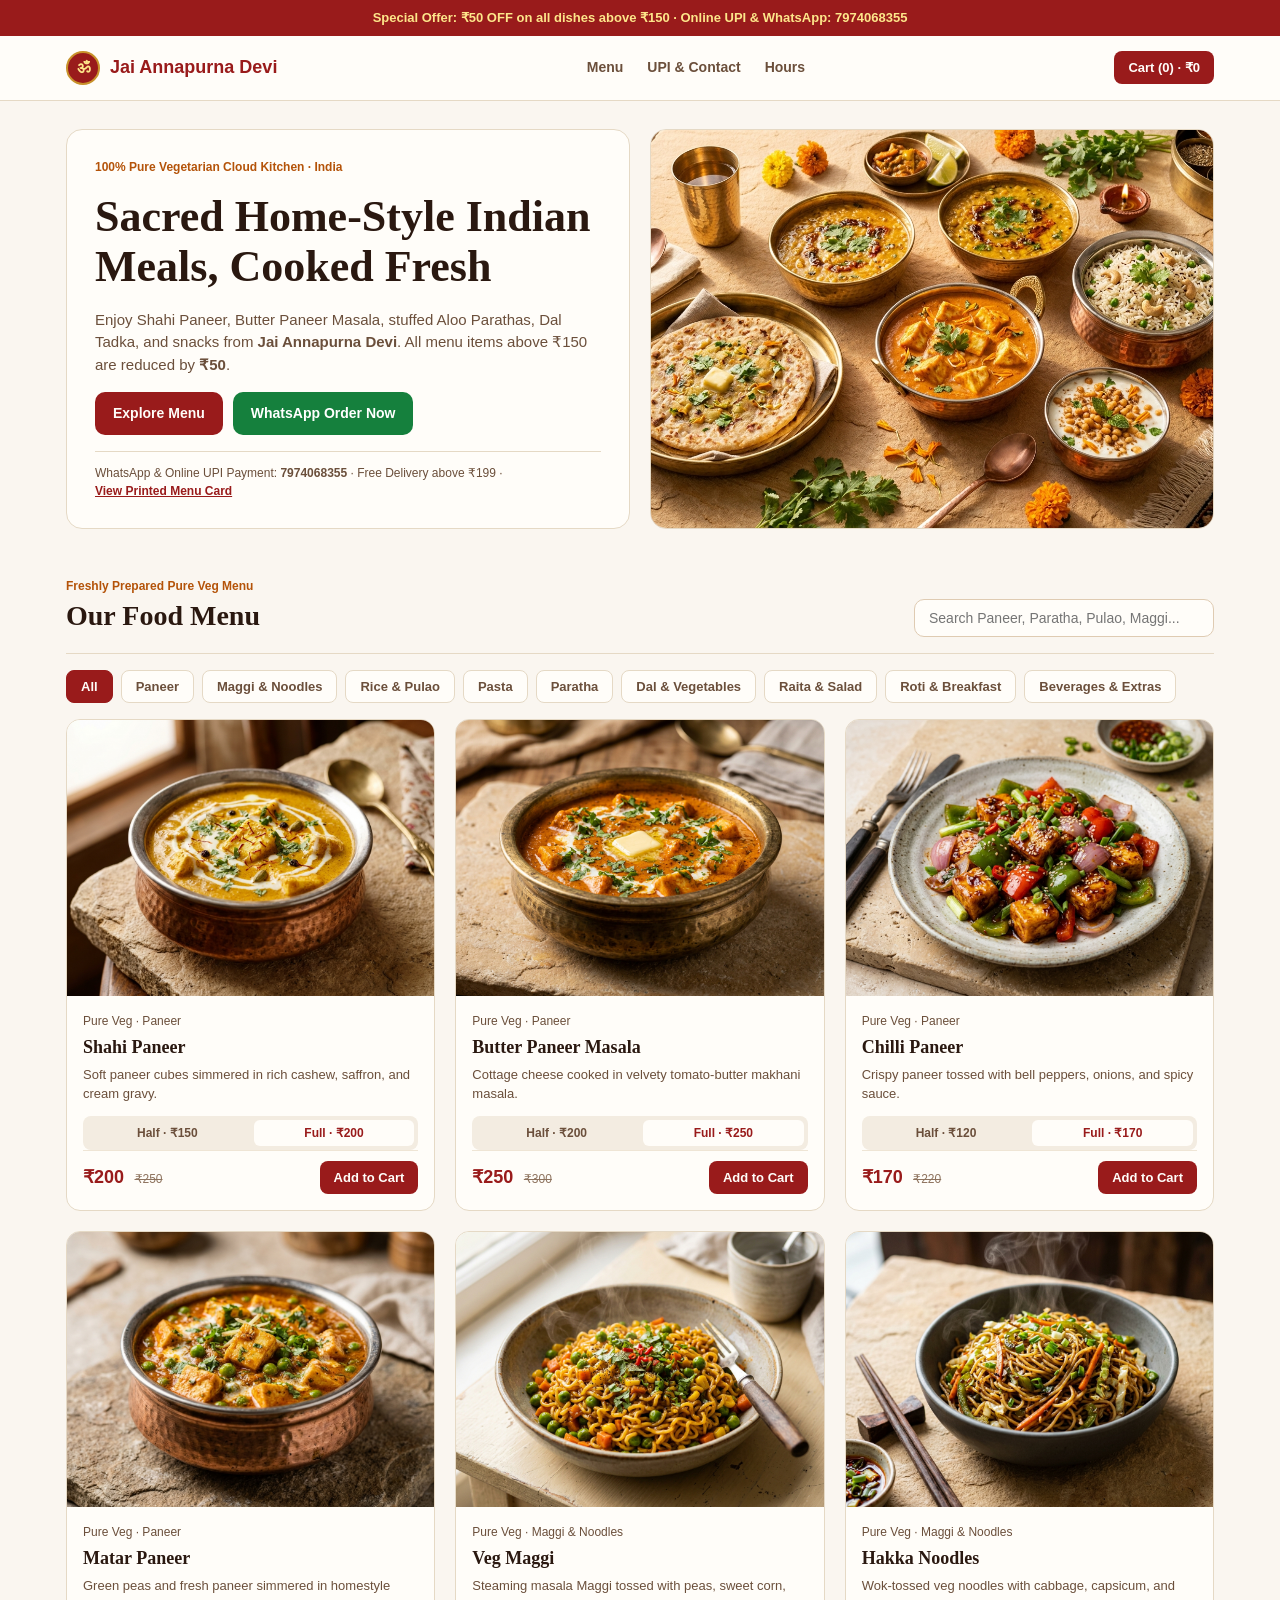
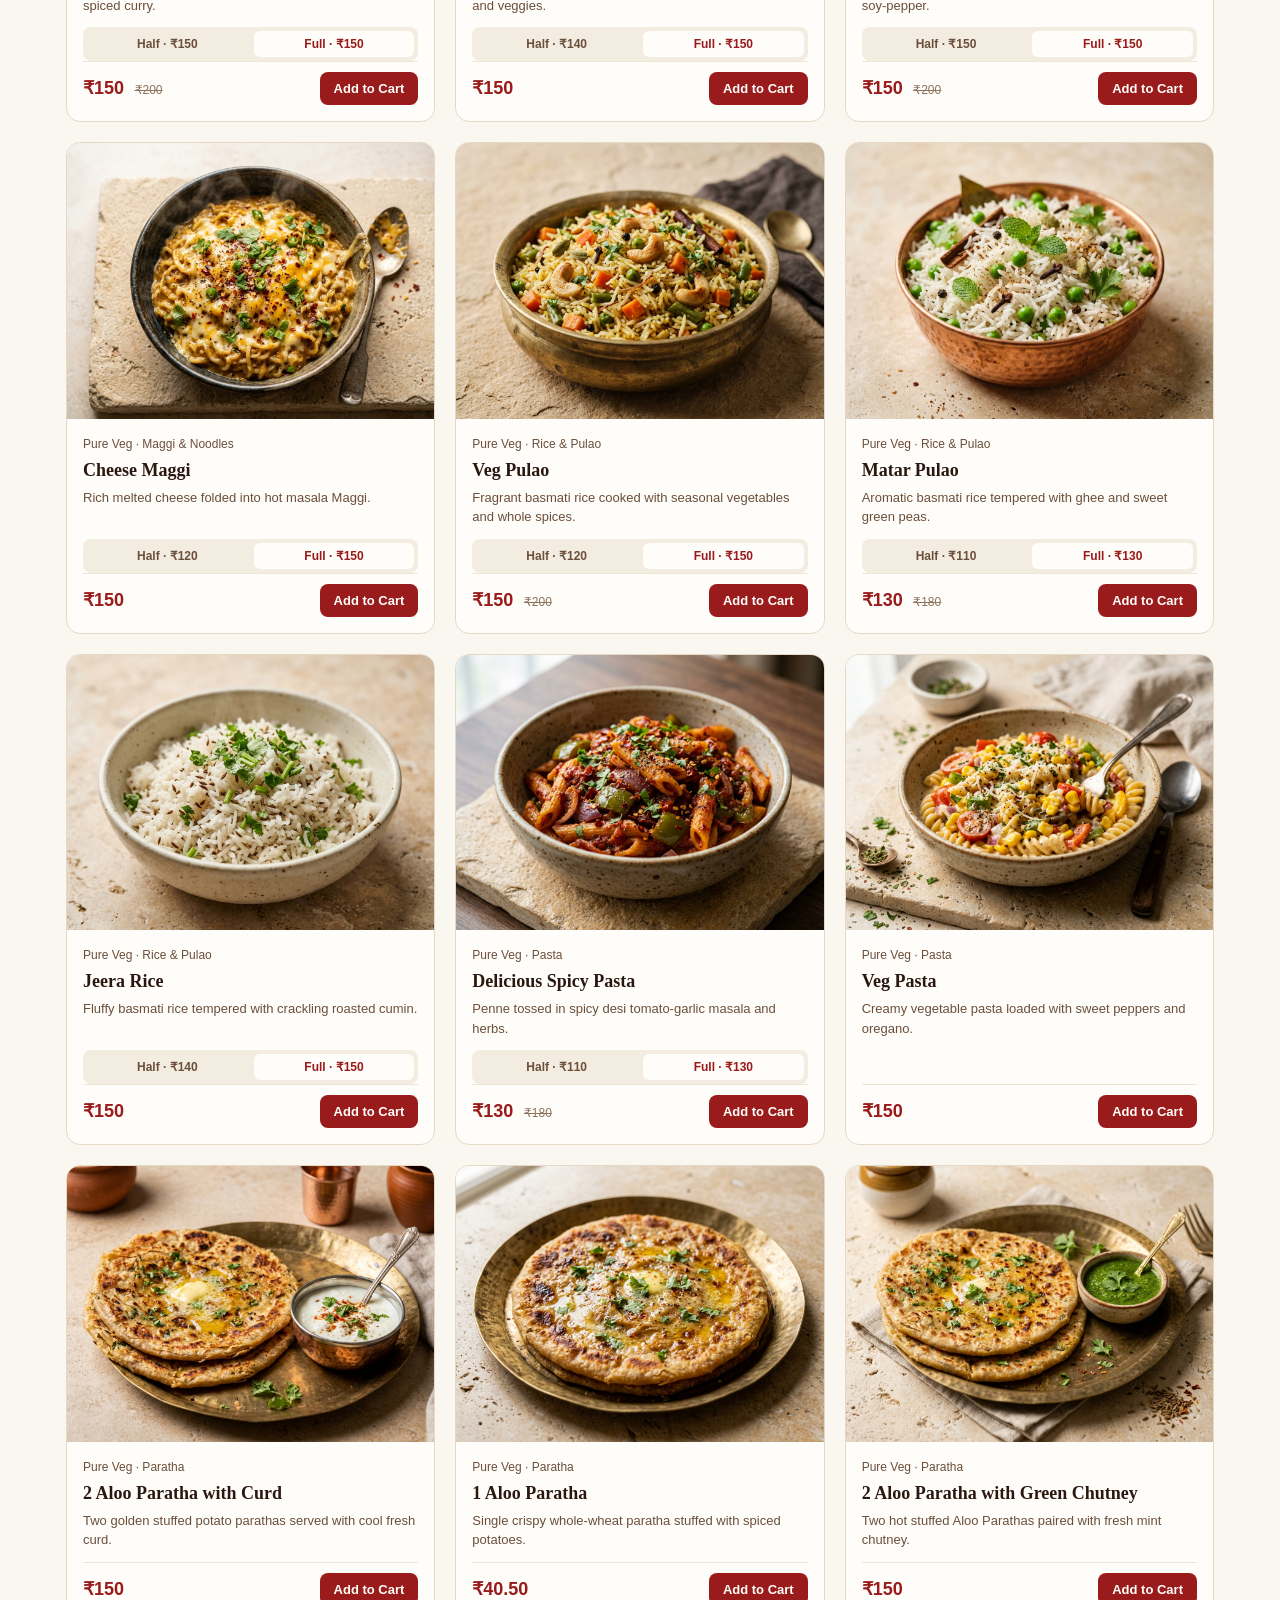
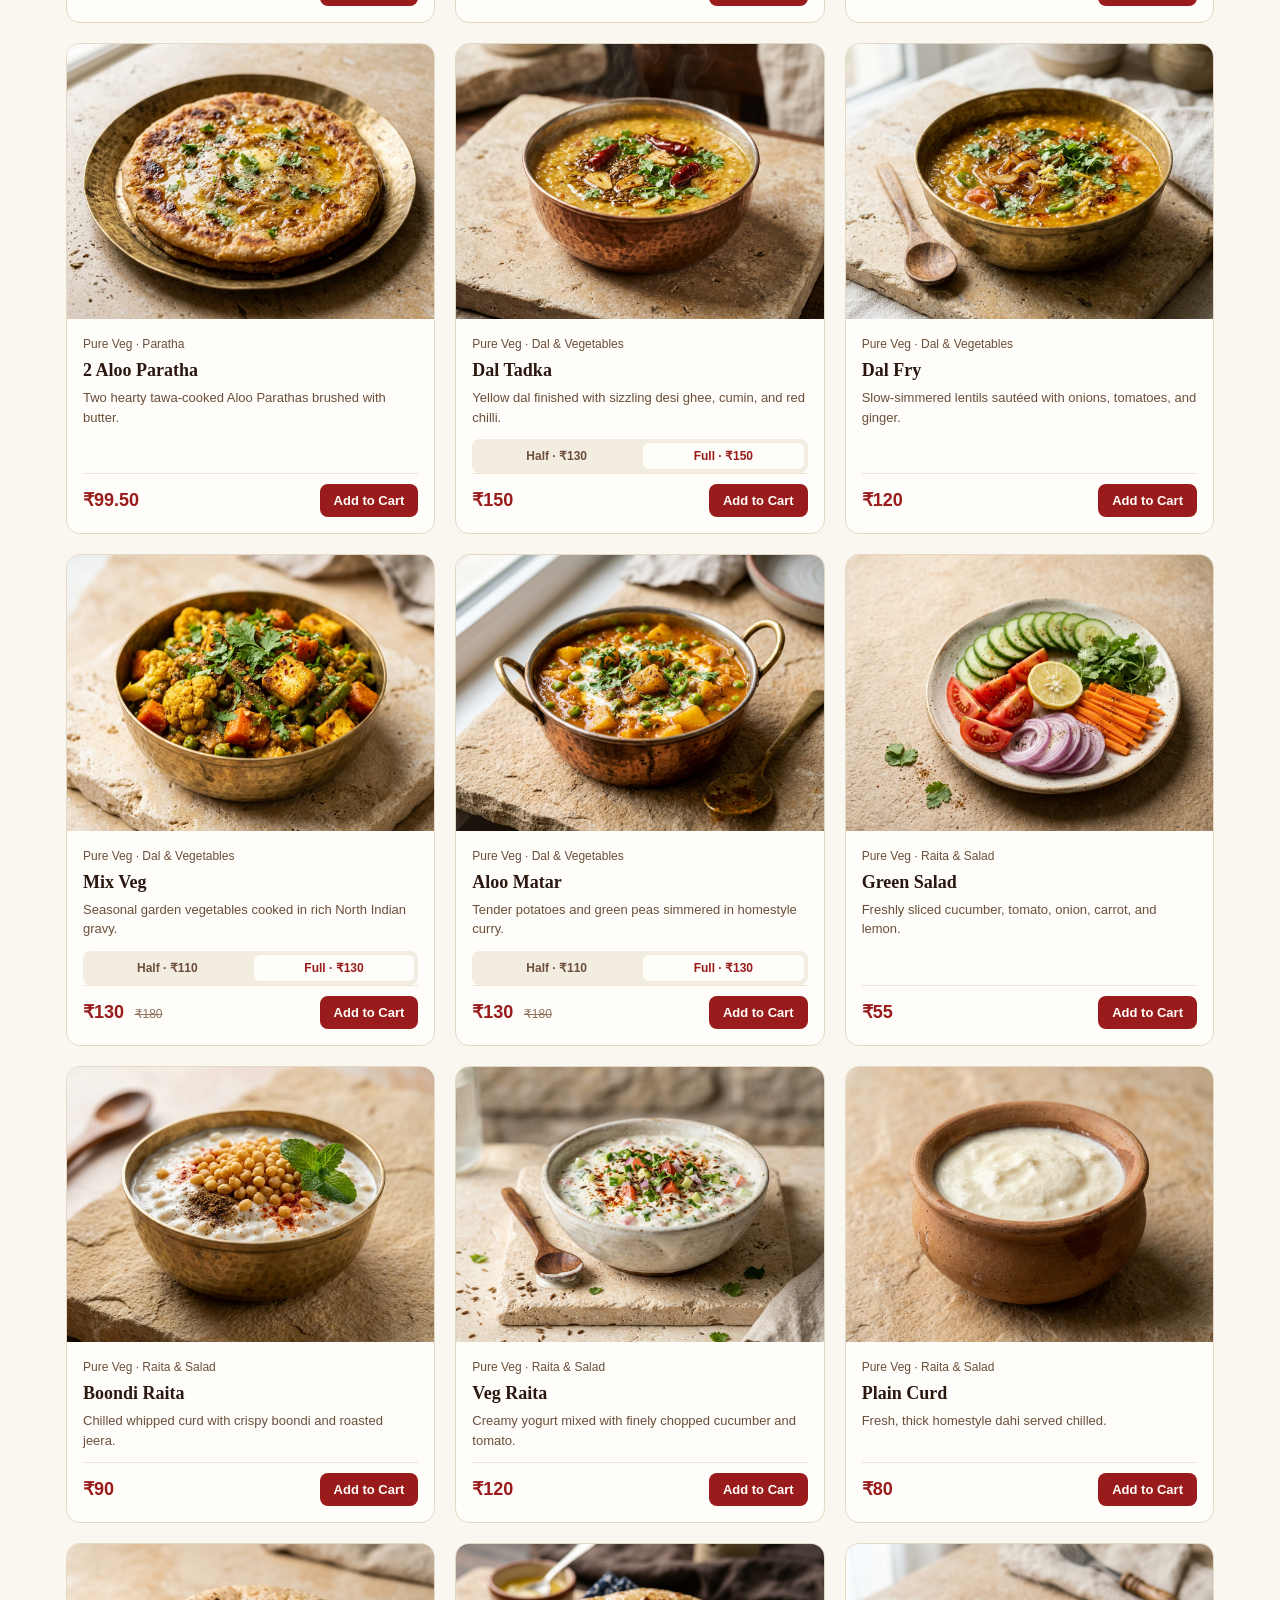
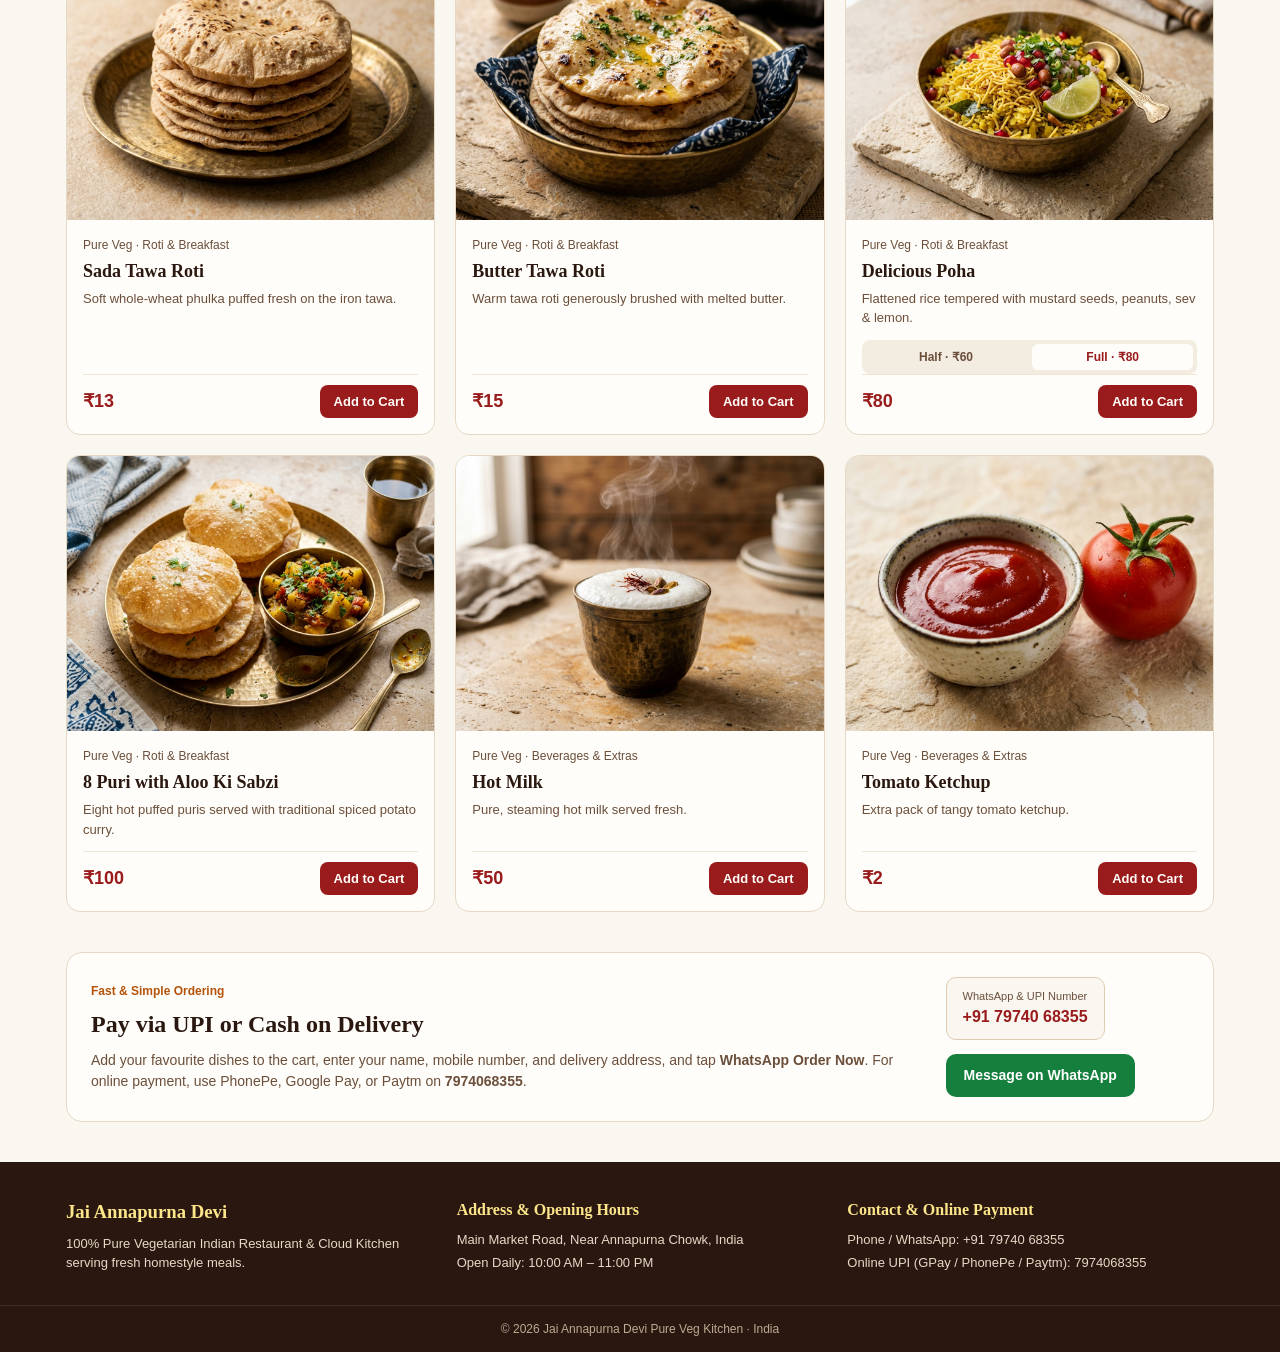
<file: static-website/index.html>
<!DOCTYPE html>
<html lang="en">
<head>
  <meta charset="UTF-8" />
  <meta name="viewport" content="width=device-width, initial-scale=1.0" />
  <title>Jai Annapurna Devi — Pure Veg Restaurant &amp; Cloud Kitchen</title>
  <meta name="description" content="Order fresh pure vegetarian Indian food online from Jai Annapurna Devi. Paneer, Aloo Paratha, Pulao, Dal Tadka, and snacks delivered hot via WhatsApp." />
  <link rel="stylesheet" href="style.css" />
</head>
<body>
  <!-- Top Offer Strip -->
  <div class="top-strip">
    Special Offer: ₹50 OFF on all dishes above ₹150 · Online UPI &amp; WhatsApp: 7974068355
  </div>

  <!-- Header -->
  <header class="site-header">
    <div class="container header-inner">
      <a href="#top" class="brand">
        <span class="brand-mark" aria-hidden="true">ॐ</span>
        <span class="brand-name">Jai Annapurna Devi</span>
      </a>

      <nav class="nav-links">
        <a href="#menu">Menu</a>
        <a href="#payment">UPI &amp; Contact</a>
        <a href="#footer">Hours</a>
      </nav>

      <button type="button" id="openCartBtn" class="cart-btn">
        Cart (<span id="cartCount">0</span>) · <span id="cartTotalMini">₹0</span>
      </button>
    </div>
  </header>

  <!-- Hero Banner -->
  <section id="top" class="hero">
    <div class="container hero-grid">
      <div class="hero-card">
        <p class="kicker">100% Pure Vegetarian Cloud Kitchen · India</p>
        <h1>Sacred Home-Style Indian Meals, Cooked Fresh</h1>
        <p class="hero-desc">
          Enjoy Shahi Paneer, Butter Paneer Masala, stuffed Aloo Parathas, Dal Tadka, and snacks from
          <strong>Jai Annapurna Devi</strong>. All menu items above ₹150 are reduced by <strong>₹50</strong>.
        </p>
        <div class="hero-actions">
          <a href="#menu" class="btn-primary">Explore Menu</a>
          <a
            href="https://wa.me/917974068355?text=Namaste%20Jai%20Annapurna%20Devi!%20I%20want%20to%20place%20a%20food%20order."
            target="_blank"
            rel="noopener noreferrer"
            class="btn-whatsapp"
          >
            WhatsApp Order Now
          </a>
        </div>
        <p class="hero-meta">
          WhatsApp &amp; Online UPI Payment: <strong>7974068355</strong> · Free Delivery above ₹199 ·
          <button type="button" id="openMenuCardBtn" class="text-link-btn">View Printed Menu Card</button>
        </p>
      </div>

      <div class="hero-image-wrap">
        <img
          src="images/hero-thali.jpg"
          alt="Jai Annapurna Devi pure vegetarian Indian thali feast"
        />
      </div>
    </div>
  </section>

  <!-- Menu Section -->
  <main id="menu" class="container menu-section">
    <div class="menu-header">
      <div>
        <p class="kicker">Freshly Prepared Pure Veg Menu</p>
        <h2>Our Food Menu</h2>
      </div>
      <input
        type="search"
        id="searchInput"
        class="search-input"
        placeholder="Search Paneer, Paratha, Pulao, Maggi..."
        aria-label="Search menu dishes"
      />
    </div>

    <div id="categoryTabs" class="category-tabs" role="tablist" aria-label="Menu Categories"></div>

    <div id="menuGrid" class="menu-grid"></div>
  </main>

  <!-- UPI & WhatsApp Info Section -->
  <section id="payment" class="container info-section">
    <div class="info-box">
      <div>
        <p class="kicker">Fast &amp; Simple Ordering</p>
        <h2>Pay via UPI or Cash on Delivery</h2>
        <p class="info-text">
          Add your favourite dishes to the cart, enter your name, mobile number, and delivery address, and tap
          <strong>WhatsApp Order Now</strong>. For online payment, use PhonePe, Google Pay, or Paytm on
          <strong>7974068355</strong>.
        </p>
      </div>
      <div class="info-cta">
        <div class="upi-card">
          <span>WhatsApp &amp; UPI Number</span>
          <strong>+91 79740 68355</strong>
        </div>
        <a
          href="https://wa.me/917974068355?text=Namaste%20Jai%20Annapurna%20Devi!%20I%20have%20an%20order%20enquiry."
          target="_blank"
          rel="noopener noreferrer"
          class="btn-whatsapp"
        >
          Message on WhatsApp
        </a>
      </div>
    </div>
  </section>

  <!-- Footer -->
  <footer id="footer" class="site-footer">
    <div class="container footer-grid">
      <div>
        <h3>Jai Annapurna Devi</h3>
        <p>100% Pure Vegetarian Indian Restaurant &amp; Cloud Kitchen serving fresh homestyle meals.</p>
      </div>
      <div>
        <h4>Address &amp; Opening Hours</h4>
        <p>Main Market Road, Near Annapurna Chowk, India</p>
        <p>Open Daily: 10:00 AM – 11:00 PM</p>
      </div>
      <div>
        <h4>Contact &amp; Online Payment</h4>
        <p>Phone / WhatsApp: <a href="tel:+917974068355">+91 79740 68355</a></p>
        <p>Online UPI (GPay / PhonePe / Paytm): 7974068355</p>
      </div>
    </div>
    <div class="footer-bottom">
      © <span id="yearNow"></span> Jai Annapurna Devi Pure Veg Kitchen · India
    </div>
  </footer>

  <!-- Slide-out Cart & WhatsApp Order Drawer -->
  <div id="cartBackdrop" class="drawer-backdrop hidden" aria-hidden="true"></div>
  <aside id="cartDrawer" class="cart-drawer hidden" aria-label="Shopping Cart">
    <div class="drawer-header">
      <h3>Your Order Cart</h3>
      <button type="button" id="closeCartBtn" class="close-btn" aria-label="Close Cart">✕</button>
    </div>

    <div class="drawer-body">
      <div id="cartItemsContainer"></div>

      <div id="checkoutSection" class="checkout-section hidden">
        <div class="bill-summary">
          <div><span>Subtotal</span><strong id="billSubtotal">₹0</strong></div>
          <div><span>Delivery</span><strong id="billDelivery">FREE</strong></div>
          <div class="bill-total"><span>Total Payable</span><strong id="billTotal">₹0</strong></div>
        </div>

        <form id="whatsappOrderForm" class="order-form">
          <h4>Customer Delivery Details</h4>
          <label>
            Full Name *
            <input type="text" id="custName" required placeholder="e.g. Rajesh Sharma" />
          </label>
          <label>
            Mobile Number *
            <input type="tel" id="custMobile" required maxlength="10" placeholder="10-digit mobile number" />
          </label>
          <label>
            Complete Delivery Address *
            <textarea id="custAddress" required rows="2" placeholder="House No., Street, Area, Landmark"></textarea>
          </label>
          <label>
            Payment Preference
            <select id="custPayment">
              <option value="Online UPI (7974068355)">Online UPI (PhonePe / GPay / Paytm: 7974068355)</option>
              <option value="Cash on Delivery">Cash on Delivery (COD)</option>
            </select>
          </label>
          <label>
            Order Notes (Optional)
            <input type="text" id="custNotes" placeholder="Less spicy, extra chutney..." />
          </label>

          <button type="submit" class="btn-whatsapp full-width">
            WhatsApp Order Now (7974068355)
          </button>
          <a
            id="waFallbackLink"
            href="#"
            target="_blank"
            rel="noopener noreferrer"
            class="btn-primary full-width hidden"
          >
            Tap Here if WhatsApp Didn&apos;t Open
          </a>
        </form>
      </div>
    </div>
  </aside>

  <!-- Printed Menu Card Modal -->
  <div id="menuCardModal" class="menu-modal hidden" role="dialog" aria-modal="true" aria-label="Original Printed Menu Card">
    <div class="menu-modal-box">
      <div class="drawer-header">
        <h3>Original Printed Menu Card</h3>
        <button type="button" id="closeMenuCardBtn" class="close-btn" aria-label="Close Menu Card">✕</button>
      </div>
      <div class="menu-modal-body">
        <p class="menu-modal-note">Note: Website automatically gives ₹50 OFF on all items above ₹150!</p>
        <img src="images/original-menu.jpeg" alt="Jai Annapurna Devi printed menu card" />
      </div>
    </div>
  </div>

  <script src="script.js"></script>
</body>
</html>
</file>
<file: static-website/style.css>
:root {
  --cream: #faf6f0;
  --paper: #fffdf9;
  --sand: #f3ece1;
  --border: #e5d9c5;
  --text: #2a1810;
  --muted: #6b4f3b;
  --red: #991b1b;
  --red-dark: #7f1d1d;
  --saffron: #ea580c;
  --gold: #c8922b;
  --green: #15803d;
}

* {
  box-sizing: border-box;
  margin: 0;
  padding: 0;
}

body {
  font-family: -apple-system, BlinkMacSystemFont, "Segoe UI", Roboto, sans-serif;
  background: var(--cream);
  color: var(--text);
  line-height: 1.5;
}

a {
  color: inherit;
  text-decoration: none;
}

.container {
  max-width: 1180px;
  margin: 0 auto;
  padding: 0 16px;
}

.top-strip {
  background: var(--red);
  color: #fde68a;
  font-size: 13px;
  font-weight: 600;
  text-align: center;
  padding: 8px 12px;
}

/* Header */
.site-header {
  position: sticky;
  top: 0;
  z-index: 30;
  background: rgba(255, 253, 249, 0.96);
  border-bottom: 1px solid var(--border);
  backdrop-filter: blur(6px);
}

.header-inner {
  height: 64px;
  display: flex;
  align-items: center;
  justify-content: space-between;
  gap: 16px;
}

.brand {
  display: flex;
  align-items: center;
  gap: 10px;
  font-weight: 700;
  font-size: 18px;
  color: var(--red);
  white-space: nowrap;
}

.brand-mark {
  width: 34px;
  height: 34px;
  border-radius: 50%;
  background: var(--red);
  color: #fde68a;
  border: 2px solid var(--gold);
  display: inline-flex;
  align-items: center;
  justify-content: center;
  font-size: 16px;
}

.nav-links {
  display: none;
  gap: 24px;
  font-size: 14px;
  font-weight: 600;
  color: var(--muted);
}

.nav-links a:hover {
  color: var(--red);
}

.cart-btn {
  background: var(--red);
  color: var(--paper);
  border: none;
  border-radius: 8px;
  padding: 9px 14px;
  font-size: 13px;
  font-weight: 600;
  cursor: pointer;
  white-space: nowrap;
}

.cart-btn:hover {
  background: var(--red-dark);
}

/* Hero */
.hero {
  padding: 28px 0;
}

.hero-grid {
  display: grid;
  grid-template-columns: 1fr;
  gap: 20px;
}

.hero-card {
  background: var(--paper);
  border: 1px solid var(--border);
  border-radius: 16px;
  padding: 28px;
  display: flex;
  flex-direction: column;
  justify-content: center;
  gap: 16px;
}

.kicker {
  font-size: 12px;
  font-weight: 700;
  color: #b45309;
}

.hero-card h1 {
  font-family: Georgia, "Times New Roman", serif;
  font-size: clamp(28px, 4vw, 44px);
  line-height: 1.15;
}

.hero-desc {
  color: var(--muted);
  font-size: 15px;
}

.hero-actions {
  display: flex;
  flex-wrap: wrap;
  gap: 10px;
}

.btn-primary,
.btn-whatsapp {
  display: inline-flex;
  align-items: center;
  justify-content: center;
  padding: 11px 18px;
  border-radius: 10px;
  font-size: 14px;
  font-weight: 600;
  border: none;
  cursor: pointer;
}

.btn-primary {
  background: var(--red);
  color: var(--paper);
}

.btn-primary:hover {
  background: var(--red-dark);
}

.btn-whatsapp {
  background: var(--green);
  color: #ffffff;
}

.btn-whatsapp:hover {
  background: #166534;
}

.full-width {
  width: 100%;
}

.hero-meta {
  font-size: 12px;
  color: var(--muted);
  border-top: 1px solid var(--border);
  padding-top: 12px;
}

.hero-image-wrap {
  border-radius: 16px;
  overflow: hidden;
  border: 1px solid var(--border);
  min-height: 260px;
}

.hero-image-wrap img {
  width: 100%;
  height: 100%;
  object-fit: cover;
  display: block;
}

/* Menu */
.menu-section {
  padding: 20px 16px 40px;
}

.menu-header {
  display: flex;
  flex-wrap: wrap;
  align-items: flex-end;
  justify-content: space-between;
  gap: 16px;
  padding-bottom: 16px;
  border-bottom: 1px solid var(--border);
}

.menu-header h2 {
  font-family: Georgia, serif;
  font-size: 28px;
}

.search-input {
  width: 100%;
  max-width: 300px;
  padding: 10px 14px;
  border-radius: 10px;
  border: 1px solid #dfcbb2;
  background: var(--paper);
  font-size: 14px;
}

.category-tabs {
  display: flex;
  gap: 8px;
  overflow-x: auto;
  padding: 16px 0;
}

.cat-tab {
  padding: 8px 14px;
  border-radius: 8px;
  border: 1px solid var(--border);
  background: var(--paper);
  color: var(--muted);
  font-size: 13px;
  font-weight: 600;
  cursor: pointer;
  white-space: nowrap;
}

.cat-tab.active {
  background: var(--red);
  color: var(--paper);
  border-color: var(--red);
}

.menu-grid {
  display: grid;
  grid-template-columns: 1fr;
  gap: 20px;
}

.dish-card {
  background: var(--paper);
  border: 1px solid var(--border);
  border-radius: 14px;
  overflow: hidden;
  display: flex;
  flex-direction: column;
}

.dish-img {
  width: 100%;
  aspect-ratio: 4 / 3;
  object-fit: cover;
  display: block;
  background: var(--sand);
}

.dish-body {
  padding: 16px;
  display: flex;
  flex-direction: column;
  justify-content: space-between;
  gap: 12px;
  flex: 1;
}

.dish-cat {
  font-size: 12px;
  color: var(--muted);
  margin-bottom: 4px;
}

.dish-title {
  font-family: Georgia, serif;
  font-size: 18px;
  font-weight: 700;
}

.dish-desc {
  font-size: 13px;
  color: var(--muted);
  margin-top: 4px;
}

.portion-row {
  display: grid;
  grid-template-columns: 1fr 1fr;
  gap: 6px;
  background: var(--sand);
  padding: 4px;
  border-radius: 8px;
}

.portion-btn {
  border: none;
  background: transparent;
  padding: 6px 8px;
  border-radius: 6px;
  font-size: 12px;
  font-weight: 600;
  color: var(--muted);
  cursor: pointer;
}

.portion-btn.active {
  background: var(--paper);
  color: var(--red);
}

.dish-footer {
  display: flex;
  align-items: center;
  justify-content: space-between;
  gap: 10px;
  padding-top: 10px;
  border-top: 1px solid #efe5d5;
}

.price-now {
  font-size: 18px;
  font-weight: 700;
  color: var(--red);
}

.price-old {
  font-size: 12px;
  color: #8e735e;
  text-decoration: line-through;
  margin-left: 6px;
}

.add-btn {
  background: var(--red);
  color: var(--paper);
  border: none;
  border-radius: 8px;
  padding: 9px 14px;
  font-size: 13px;
  font-weight: 600;
  cursor: pointer;
}

.add-btn:hover {
  background: var(--red-dark);
}

/* Info Section */
.info-section {
  padding-bottom: 40px;
}

.info-box {
  background: var(--paper);
  border: 1px solid var(--border);
  border-radius: 16px;
  padding: 24px;
  display: flex;
  flex-direction: column;
  gap: 20px;
}

.info-box h2 {
  font-family: Georgia, serif;
  font-size: 24px;
  margin: 6px 0 8px;
}

.info-text {
  font-size: 14px;
  color: var(--muted);
}

.info-cta {
  display: flex;
  flex-wrap: wrap;
  align-items: center;
  gap: 14px;
}

.upi-card {
  background: var(--cream);
  border: 1px solid #dfcbb2;
  border-radius: 10px;
  padding: 10px 16px;
  display: flex;
  flex-direction: column;
}

.upi-card span {
  font-size: 11px;
  color: var(--muted);
}

.upi-card strong {
  font-size: 16px;
  color: var(--red);
}

/* Footer */
.site-footer {
  background: #2a1810;
  color: #f5efe6;
  padding-top: 36px;
}

.footer-grid {
  display: grid;
  grid-template-columns: 1fr;
  gap: 24px;
  padding-bottom: 28px;
}

.site-footer h3,
.site-footer h4 {
  color: #fde68a;
  font-family: Georgia, serif;
  margin-bottom: 8px;
}

.site-footer p {
  font-size: 13px;
  color: #e6d9c6;
  margin-bottom: 4px;
}

.footer-bottom {
  border-top: 1px solid #432b1f;
  text-align: center;
  padding: 14px;
  font-size: 12px;
  color: #bfa992;
}

/* Cart Drawer */
.hidden {
  display: none !important;
}

.drawer-backdrop {
  position: fixed;
  inset: 0;
  background: rgba(0, 0, 0, 0.5);
  z-index: 40;
}

.cart-drawer {
  position: fixed;
  top: 0;
  right: 0;
  width: 100%;
  max-width: 440px;
  height: 100%;
  background: var(--cream);
  z-index: 50;
  display: flex;
  flex-direction: column;
  border-left: 1px solid #dfcbb2;
}

.drawer-header {
  background: var(--paper);
  padding: 16px 20px;
  border-bottom: 1px solid var(--border);
  display: flex;
  align-items: center;
  justify-content: space-between;
}

.close-btn {
  background: transparent;
  border: 1px solid var(--border);
  width: 34px;
  height: 34px;
  border-radius: 8px;
  font-size: 16px;
  cursor: pointer;
}

.drawer-body {
  flex: 1;
  overflow-y: auto;
  padding: 16px;
}

.cart-row {
  background: var(--paper);
  border: 1px solid var(--border);
  border-radius: 10px;
  padding: 12px;
  margin-bottom: 10px;
  display: flex;
  align-items: center;
  justify-content: space-between;
  gap: 10px;
}

.cart-row-info h4 {
  font-size: 14px;
}

.cart-row-info p {
  font-size: 12px;
  color: var(--muted);
}

.qty-controls {
  display: flex;
  align-items: center;
  gap: 8px;
}

.qty-controls button {
  width: 28px;
  height: 28px;
  border-radius: 6px;
  border: 1px solid #dfcbb2;
  background: var(--cream);
  cursor: pointer;
  font-weight: 700;
}

.bill-summary {
  background: var(--paper);
  border: 1px solid var(--border);
  border-radius: 10px;
  padding: 14px;
  margin: 14px 0;
  font-size: 14px;
}

.bill-summary > div {
  display: flex;
  justify-content: space-between;
  margin-bottom: 6px;
}

.bill-total {
  border-top: 1px solid var(--border);
  padding-top: 8px;
  margin-top: 8px;
  font-size: 16px;
  color: var(--red);
}

.order-form {
  background: var(--paper);
  border: 1px solid var(--border);
  border-radius: 12px;
  padding: 16px;
  display: flex;
  flex-direction: column;
  gap: 12px;
}

.order-form label {
  display: flex;
  flex-direction: column;
  gap: 4px;
  font-size: 12px;
  font-weight: 600;
  color: var(--muted);
}

.order-form input,
.order-form textarea,
.order-form select {
  padding: 9px 12px;
  border-radius: 8px;
  border: 1px solid #dfcbb2;
  background: var(--cream);
  font-size: 14px;
  font-family: inherit;
}

.empty-cart {
  text-align: center;
  padding: 40px 16px;
  color: var(--muted);
}

@media (min-width: 768px) {
  .nav-links {
    display: flex;
  }
  .hero-grid {
    grid-template-columns: 1fr 1fr;
  }
  .menu-grid {
    grid-template-columns: repeat(2, 1fr);
  }
  .info-box {
    flex-direction: row;
    align-items: center;
    justify-content: space-between;
  }
  .footer-grid {
    grid-template-columns: repeat(3, 1fr);
  }
}

@media (min-width: 1024px) {
  .menu-grid {
    grid-template-columns: repeat(3, 1fr);
  }
}

.text-link-btn {
  background: none;
  border: none;
  color: var(--red);
  font-weight: 700;
  font-size: 12px;
  cursor: pointer;
  text-decoration: underline;
}

.menu-modal {
  position: fixed;
  inset: 0;
  z-index: 60;
  background: rgba(0, 0, 0, 0.7);
  display: flex;
  align-items: center;
  justify-content: center;
  padding: 16px;
}

.menu-modal-box {
  background: var(--paper);
  border-radius: 16px;
  max-width: 560px;
  width: 100%;
  max-height: 90vh;
  display: flex;
  flex-direction: column;
  overflow: hidden;
}

.menu-modal-body {
  padding: 16px;
  overflow-y: auto;
  text-align: center;
}

.menu-modal-note {
  font-size: 12px;
  font-weight: 700;
  color: var(--red);
  margin-bottom: 10px;
}

.menu-modal-body img {
  width: 100%;
  border-radius: 10px;
  border: 1px solid #dfcbb2;
}
</file>
